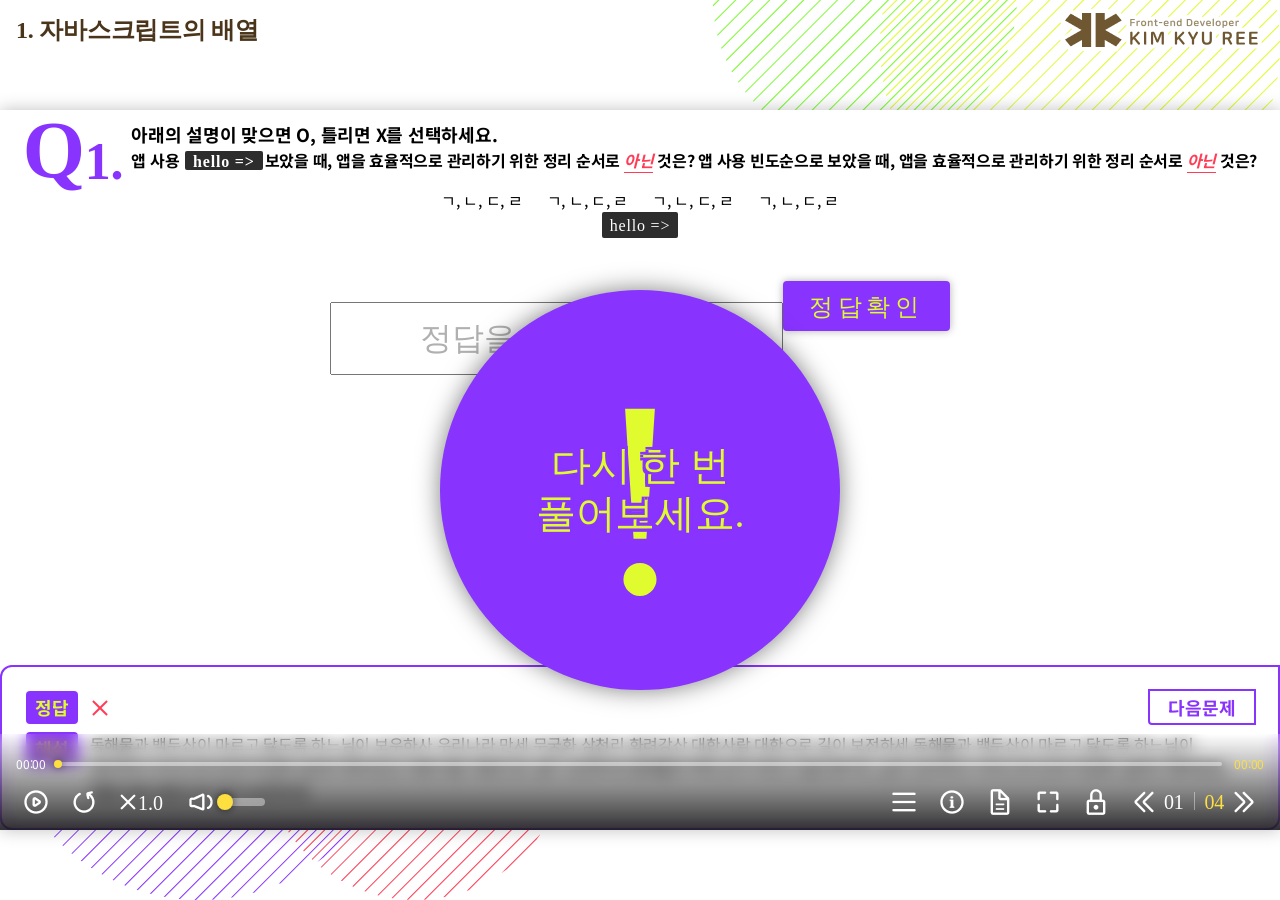
<file: index.html>
<!DOCTYPE html>
<html lang="ko">
<head>
  <meta charset="UTF-8">
  <meta http-equiv="X-UA-Compatible" content="IE=edge">
  <meta name="viewport" content="width=device-width, initial-scale=1.0">
  <title>Document</title>
</head>
<body>
  <script language="JavaScript">
    this.location.href = "01/index.html";
	</script>
</body>
</html>
</file>
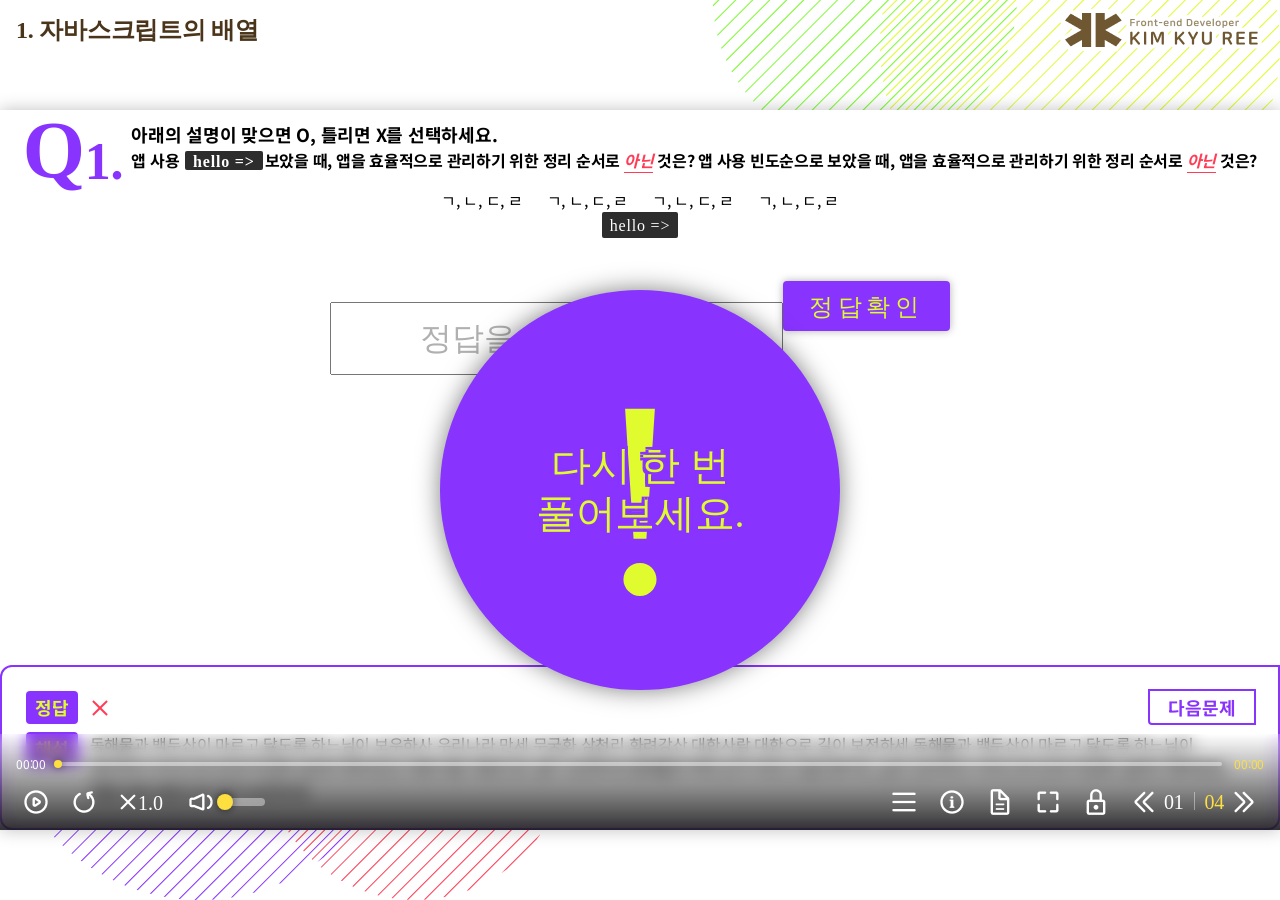
<file: 01/index.html>
<!DOCTYPE html>
<html lang="ko">
<head>
  <meta charset="UTF-8">
  <meta name="viewport" content="width=device-width, initial-scale=1.0">
  <link href="https://hangeul.pstatic.net/hangeul_static/css/nanum-square-round.css" rel="stylesheet">
  <link href="https://hangeul.pstatic.net/hangeul_static/css/nanum-gothic-coding.css" rel="stylesheet">
  <link rel="preconnect" href="https://fonts.googleapis.com">
  <link rel="preconnect" href="https://fonts.gstatic.com" crossorigin>
  <link href="https://fonts.googleapis.com/css2?family=Noto+Sans+KR:wght@100;300;400;500;700;900&display=swap" rel="stylesheet">
  <link rel="stylesheet" href="../common/css/var.css">
  <link rel="stylesheet" href="../common/css/reset.css">
  <link rel="stylesheet" href="../common/css/layout.css">
  <link rel="stylesheet" href="../common/css/style.css">
  <title>Document</title>
</head>
<body>
  <div class="wrap">
    <header class="header flex--between">
      <h1 class="header__logo">front-end Developer KIM KYU REE</h1>
      <h2 class="header__lesson">1. 자바스크립트의 배열</h2>
    </header>
    <main class="main__quizPage position--center">
<!--       
      <section class="quizPage__intro flex--center">
        <h4 class="intro__title">QUIZ</h4>
        <p class="intro__exp">지금까지 학습한 내용을 퀴즈를 통해 확인해 보겠습니다.<br>총 <em>2개</em>의 문제가 주어지며 기회는 <em>2번</em> 입니다.</p>
        <button type="button" class="intro__btnStart">START</button>
      </section>
    -->
      <section class="quizPage__quiz flex--start">
        <div class="quiz__question flex--start">
          <div class="question__number">1</div>
          <div class="question__titleWrap">
            <p class="question__oxExp">아래의 설명이 맞으면 O, 틀리면 X를 선택하세요.</p>
            <p class="question__text">앱 사용 <code> hello =></code>보았을 때, 앱을 효율적으로 관리하기 위한 정리 순서로 <em>아닌</em> 것은? 앱 사용 빈도순으로 보았을 때, 앱을 효율적으로 관리하기 위한 정리 순서로 <em>아닌</em> 것은?</p>
          </div>
        </div>
        <ul class="quiz__additional code flex--center">
          <li class="additional__item">ㄱ, ㄴ, ㄷ, ㄹ</li>
          <li class="additional__item">ㄱ, ㄴ, ㄷ, ㄹ</li>
          <li class="additional__item">ㄱ, ㄴ, ㄷ, ㄹ</li>
          <li class="additional__item">ㄱ, ㄴ, ㄷ, ㄹ</li>
        </ul>
        <code class="quiz__additional code flex--center">
          hello => 
        </code>
<!--         
        <ul class="quiz__select sa">
          <li class="select__item flex--start myAnswer"><button type="button" class="select__btnSelect flex--start" data-select="1">선택<code>hello =></code></button></li>
          <li class="select__item flex--start correctAnswer"><button type="button" class="select__btnSelect flex--start" data-select="2">선택</button></li>
          <li class="select__item flex--start"><button type="button" class="select__btnSelect flex--start" data-select="3">선택</button></li>
          <li class="select__item flex--start"><button type="button" class="select__btnSelect flex--start" data-select="4">선택</button></li>
        </ul> -->

        <!-- <ul class="quiz__select ox flex--center">
          <li class="select__item myAnswer"><button type="button" class="select__btnSelect O" data-select="O">맞다</button></li>
          <li class="select__item"><button type="button" class="select__btnSelect X" data-select="X">틀리다</button></li>
        </ul> -->
        <div class="quiz__select ju flex--center">
          <input type="text" class="select__input" placeholder="정답을 입력하세요.">
          <button type="button" class="select__btnAnswerCheck">정답확인</button>
        </div>
        <div class="quiz__answerSheet position--bottom">
          <div class="answerSheet__inner">
            <p class="answerSheet__correctAnswer X flex--start"><span></span></p>
            <p class="answerSheet__exp flex--start">동해물과 백두산이 마르고 닳도록 하느님이 보우하사 우리나라 만세 무궁화 삼천리 화려강산 대한사람 대한으로 길이 보전하세 동해물과 백두산이 마르고 닳도록 하느님이 보우하사 우리나라 만세 무궁화 삼천리 화려강산 대한사람 대한으로 길이 보전하세 동해물과 백두산이 마르고 닳도록 하느님이 보우하사 우리나라 만세 무궁화 삼천리 화려강산 대한사람 대한으로 길이 보전하세 </p>
          </div>
          <button type="button" class="answerSheet__btnNextStep">다음문제</button>
        </div>
        <div class="quiz__alert position--center flex--center">
          <p class="alert__textBox flex--center"><span>다시 한 번 풀어보세요.</span></p>
        </div>
      </section>
<!-- 
      <section class="quizPage__result flex--center">
        <h4 class="result__title">결과보기</h4>
        <ul class="result__list flex--center">
          <li class="result__item1 correct">맞혔습니다.</li>
          <li class="result__item2 wrong">틀렸습니다.</li>
          <li class="result__item3 correct">맞혔습니다.</li>
        </ul>
        <button type="button" class="result__btnRetry">다시풀기</button>
      </section>
       -->
      <section class="controller flex--between position--bottom">
        <h4 class="a11yHidden">컨트롤러</h4>
        <div class="controller__videoTime flex--center">
          <p class="videoTime__current">00:00</p>
          <div class="videoTime__progress small">
            <div class="progress__bar"></div>
          </div>
          <p class="videoTime__total">00:00</p>
        </div>
        <button type="button" class="controller__btnPlay">재생</button>
        <button type="button" class="controller__btnReplay">다시보기</button>
        <div class="controller__playRate">
          <button type="button" class="playRate__btnOpen">1.0</button>
          <ul class="playRate__list">
            <li class="playRate__item flex--center"><button type="button" class="playRate__btnChangeRate" data-targetrate="1.0">1.0</button></li>
            <li class="playRate__item flex--center"><button type="button" class="playRate__btnChangeRate" data-targetrate="1.2">1.2</button></li>
            <li class="playRate__item flex--center"><button type="button" class="playRate__btnChangeRate" data-targetrate="1.5">1.5</button></li>
            <li class="playRate__item flex--center"><button type="button" class="playRate__btnChangeRate" data-targetrate="1.7">1.7</button></li>
            <li class="playRate__item flex--center"><button type="button" class="playRate__btnChangeRate" data-targetrate="2.0">2.0</button></li>
          </ul>
        </div>
        <div class="controller__volume flex--center">
          <button type="button" class="controller__btnVolume">음소거</button>
          <div class="volume__progress large">
            <div class="progress__bar"></div>
          </div>
        </div>
        <button type="button" class="controller__btnIndex">INDEX</button>
        <button type="button" class="controller__btnInfo">학습도우미</button>
        <button type="button" class="controller__btnScript">스크립트</button>
        <button type="button" class="controller__btnFullscreen">전체 화면</button>
        <button type="button" class="controller__btnLock">컨트롤러 잠금</button>
        <div class="controller__pageNation flex--center">
          <button type="button" class="controller__btnPrevPage">이전 페이지 보기</button>
          <p class="pageNation__current">01</p>
          <p class="pageNation__total">04</p>
          <button type="button" class="controller__btnNextPage">다음 페이지 보기</button>
        </div>
      </section>
    </main>
    <nav class="nav position--right flex--center">
      <ul class="nav__list">
        <li class="nav__itemWrap active">
          <p class="nav__itemTitle">Front-end</p>
          <ul class="nav__subList">
            <li class="nav__subItem"><a href="" class="nav__subLink flex--start">주제 & 목표</a></li>
          </ul>
        </li>
        <li class="nav__itemWrap">
          <p class="nav__itemTitle">Developer</p>
          <ul class="nav__subList">
            <li class="nav__subItem"><a href="" class="nav__subLink flex--start">본 학습</a></li>
          </ul>
        </li>
        <li class="nav__itemWrap">
          <p class="nav__itemTitle">KIM KYU REE</p>
          <ul class="nav__subList">
            <li class="nav__subItem"><a href="" class="nav__subLink flex--start">평가</a></li>
            <li class="nav__subItem"><a href="" class="nav__subLink flex--start">학습 정리</a></li>
          </ul>
        </li>
      </ul>
      <button type="button" class="nav__btnClosed--40">닫기</button>
    </nav>
    <section class="script position--bottom">
      <h3 class="a11yHidden">스크립트</h3>
      <div class="script__wrapBox">
        <p class="script__paragraph">어떤 페이지로 이동하는 버튼인지 정확하게 알려주고 싶어요. 어떤 페이지로 이동하는 버튼인지 정확하게 알려주고 싶어요. 어떤 페이지로 이동하는 버튼인지 정확하게 알려주고 싶어요. 어떤 페이지로 이동하는 버튼인지 정확하게 알려주고 싶어요. </p>
        <p class="script__paragraph">어떤 페이지로 이동하는 버튼인지 정확하게 알려주고 싶어요. 어떤 페이지로 이동하는 버튼인지 정확하게 알려주고 싶어요. 어떤 페이지로 이동하는 버튼인지 정확하게 알려주고 싶어요. 어떤 페이지로 이동하는 버튼인지 정확하게 알려주고 싶어요. </p>
      </div>
      <button type="button" class="script__btnClosed--24">닫기</button>
    </section>
    <section class="help position--center">
      <h3 class="a11yHidden">학습도우미</h3>
      <nav class="help__helpNav">
        <ul class="helpNav__list flex--start">
          <li class="helpNav__item active"><button type="button" class="helpNav__btnMovePage">러닝맵</button></li>
          <li class="helpNav__item"><button type="button" class="helpNav__btnMovePage">화면 안내</button></li>
          <li class="helpNav__item"><button type="button" class="helpNav__btnMovePage">키보드 제어</button></li>
        </ul>
      </nav>
      <div class="help__contentsWrap pageview">
        <h4 class="a11yHidden">러닝맵</h4>
        <ol class="learningmap__list flex--between">
          <li class="learningmap__item current flex--start"><span class="learningmap__title">러닝맵 타이틀</span></li>
          <li class="learningmap__item flex--start"><span class="learningmap__title">러닝맵 타이틀</span></li>
          <li class="learningmap__item flex--start"><span class="learningmap__title">러닝맵 타이틀</span></li>
          <li class="learningmap__item flex--start"><span class="learningmap__title">러닝맵 타이틀</span></li>
          <li class="learningmap__item flex--start"><span class="learningmap__title">러닝맵 타이틀</span></li>
          <li class="learningmap__item flex--start"><span class="learningmap__title">러닝맵 타이틀</span></li>
          <li class="learningmap__item flex--start"><span class="learningmap__title">러닝맵 타이틀</span></li>
          <li class="learningmap__item flex--start"><span class="learningmap__title">러닝맵 타이틀</span></li>
          <li class="learningmap__item flex--start"><span class="learningmap__title">러닝맵 타이틀</span></li>
          <li class="learningmap__item flex--start"><span class="learningmap__title">러닝맵 타이틀</span></li>
          <li class="learningmap__item flex--start"><span class="learningmap__title">러닝맵 타이틀</span></li>
          <li class="learningmap__item flex--start"><span class="learningmap__title">러닝맵 타이틀</span></li>
          <li class="learningmap__item flex--start"><span class="learningmap__title">러닝맵 타이틀</span></li>
          <li class="learningmap__item flex--start"><span class="learningmap__title">러닝맵 타이틀</span></li>
          <li class="learningmap__item flex--start"><span class="learningmap__title">러닝맵 타이틀</span></li>
          <li class="learningmap__item flex--start"><span class="learningmap__title">러닝맵 타이틀</span></li>
          <li class="learningmap__item flex--start"><span class="learningmap__title">러닝맵 타이틀</span></li>
          <li class="learningmap__item flex--start"><span class="learningmap__title">러닝맵 타이틀</span></li>
          <li class="learningmap__item flex--start"><span class="learningmap__title">러닝맵 타이틀</span></li>
          <li class="learningmap__item flex--start"><span class="learningmap__title">러닝맵 타이틀</span></li>
          <li class="learningmap__item flex--start"><span class="learningmap__title">러닝맵 타이틀</span></li>
          <li class="learningmap__item flex--start"><span class="learningmap__title">러닝맵 타이틀</span></li>
          <li class="learningmap__item flex--start"><span class="learningmap__title">러닝맵 타이틀</span></li>
          <li class="learningmap__item flex--start"><span class="learningmap__title">러닝맵 타이틀</span></li>
          <li class="learningmap__item flex--start"><span class="learningmap__title">러닝맵 타이틀</span></li>
          <li class="learningmap__item flex--start"><span class="learningmap__title">러닝맵 타이틀</span></li>
          <li class="learningmap__item flex--start"><span class="learningmap__title">러닝맵 타이틀</span></li>
          <li class="learningmap__item flex--start"><span class="learningmap__title">러닝맵 타이틀</span></li>
          <li class="learningmap__item flex--start"><span class="learningmap__title">러닝맵 타이틀</span></li>
          <li class="learningmap__item flex--start"><span class="learningmap__title">러닝맵 타이틀</span></li>
        </ol> 
        <div class="pageview__imgWrap">
          <button type="button" class="pageview__btnTarget1">1</button>
          <span class="pageview__targetImg1 arrow--right"></span>
          <button type="button" class="pageview__btnTarget2">2</button>
          <span class="pageview__targetImg2 arrow--left"></span>
          <button type="button" class="pageview__btnTarget3">3</button>
          <span class="pageview__targetImg3 arrow--bottom"></span>
          <button type="button" class="pageview__btnTarget4">4</button>
          <span class="pageview__targetImg4 arrow--top"></span>
          <button type="button" class="pageview__btnTarget5">5</button>
          <span class="pageview__targetImg5 arrow--bottom"></span>
          <button type="button" class="pageview__btnTarget6">6</button>
          <span class="pageview__targetImg6 arrow--top"></span>
        </div>
        <div class="keyboard__imgWrap"></div>
      </div>
      <button type="button" class="help__btnClosed--40">닫기</button>
    </section>
  </div>
</body>
</html>
</file>
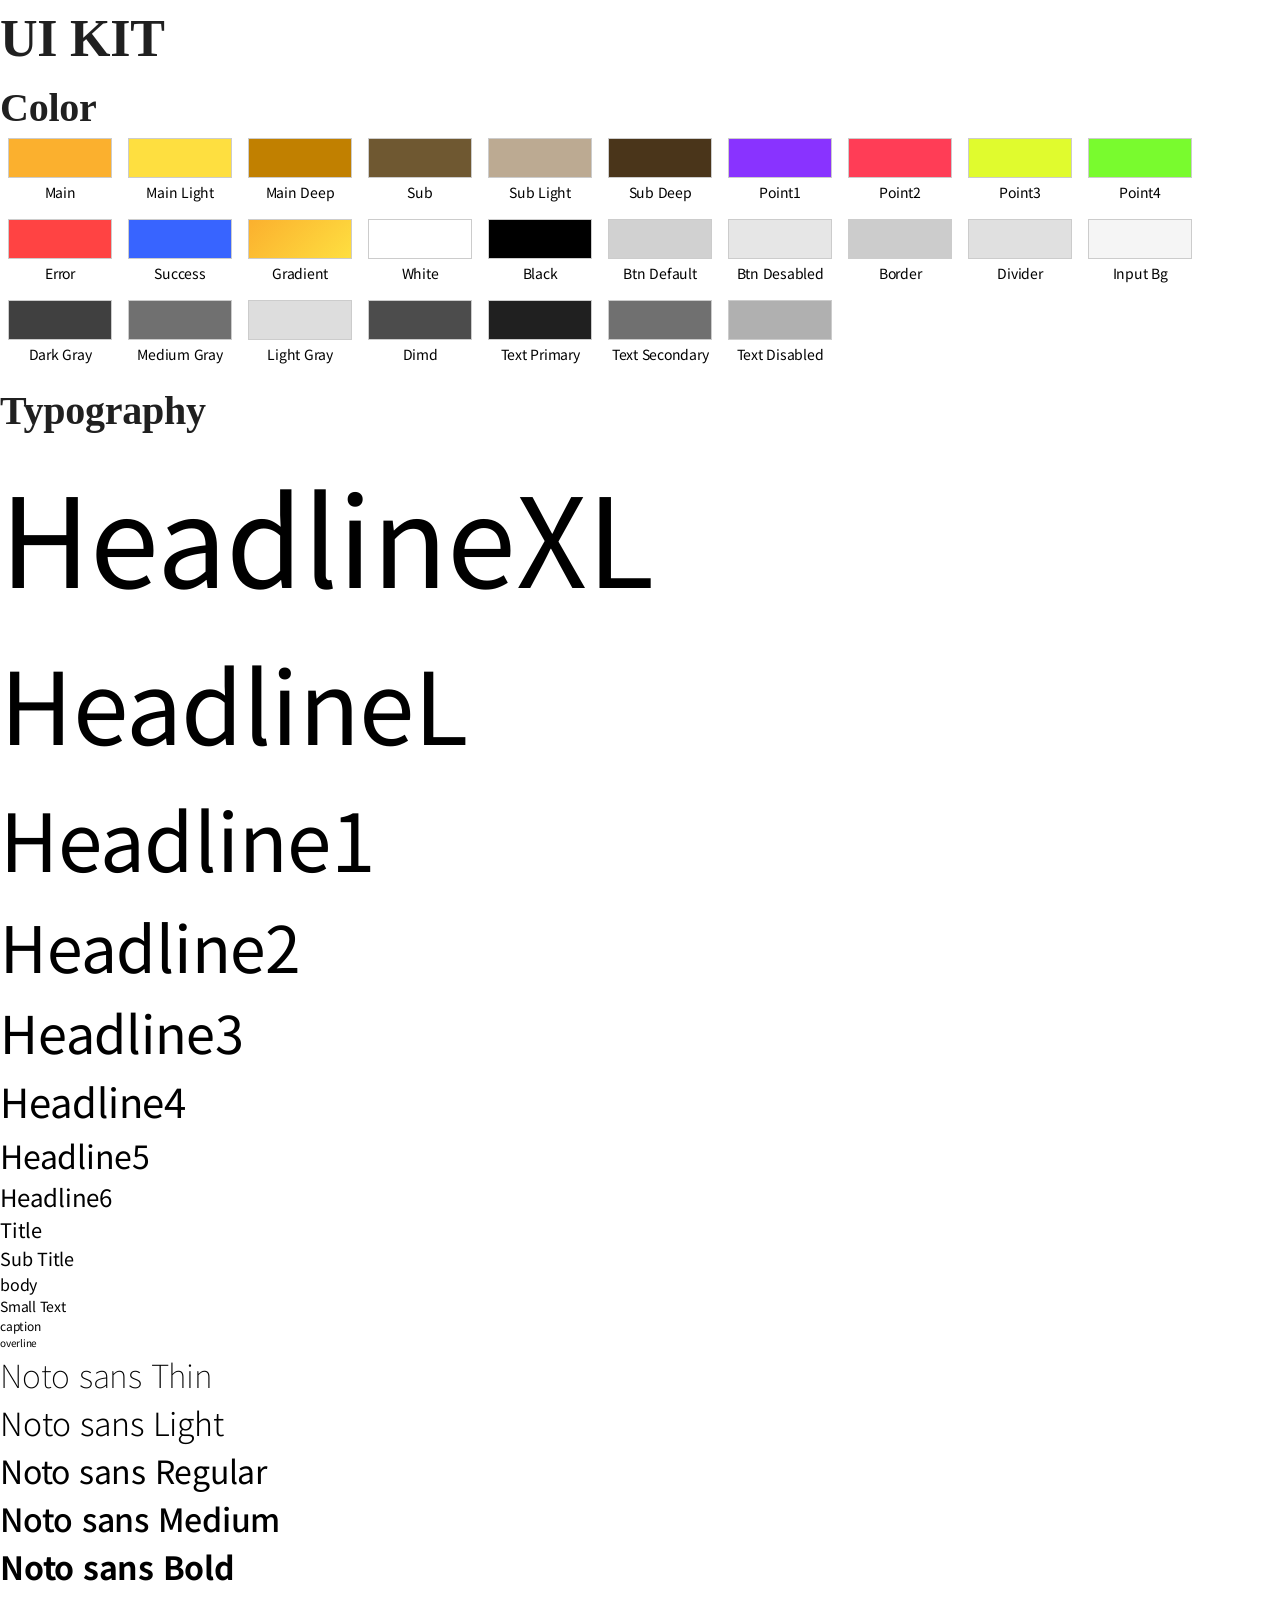
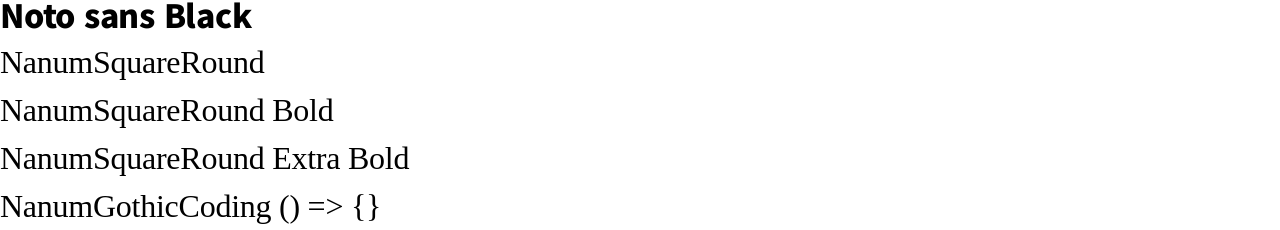
<file: 01/component.html>
<!DOCTYPE html>
<html lang="ko">
<head>
  <meta charset="UTF-8">
  <meta name="viewport" content="width=device-width, initial-scale=1.0">
  <link href="https://hangeul.pstatic.net/hangeul_static/css/nanum-square-round.css" rel="stylesheet">
  <link href="https://hangeul.pstatic.net/hangeul_static/css/nanum-gothic-coding.css" rel="stylesheet">
  <link rel="preconnect" href="https://fonts.googleapis.com">
  <link rel="preconnect" href="https://fonts.gstatic.com" crossorigin>
  <link href="https://fonts.googleapis.com/css2?family=Noto+Sans+KR:wght@100;300;400;500;700;900&display=swap" rel="stylesheet">
  <link rel="stylesheet" href="../common/css/var.css">
  <link rel="stylesheet" href="../common/css/reset.css">
  <link rel="stylesheet" href="../common/css/layout.css">
  <link rel="stylesheet" href="../common/css/style.css">
  <title>Document</title>
  <style>
    h1 {
      font-size: var(--headline3);
    }
    section h2 {
      width: 100%;
      font-size: var(--headline4);
    }
    .color {
      display: flex;
      flex-wrap: wrap;
      justify-content: flex-start;
    }
    .colorBox {
      margin: 0 0.8rem 1.6rem;
      text-align: center;
    }
    .colorBox div {
      width: 10.4rem;
      height: 4rem;
      margin-bottom: 0.4rem;
      border: 0.1rem solid var(--border);
    }
    .colorBox p {
      font-size: var(--smallText);
    }
  </style>
</head>
<body>
  <h1>UI KIT</h1>
  <section class="color">
    <h2>Color</h2>
    <div class="colorBox">
      <div style="background-color: var(--main);"></div>
      <p>Main</p>
    </div>
    <div class="colorBox">
      <div style="background-color: var(--mainLight);"></div>
      <p>Main Light</p>
    </div>
    <div class="colorBox">
      <div style="background-color: var(--mainDeep);"></div>
      <p>Main Deep</p>
    </div>
    <div class="colorBox">
      <div style="background-color: var(--sub);"></div>
      <p>Sub</p>
    </div>
    <div class="colorBox">
      <div style="background-color: var(--subLight);"></div>
      <p>Sub Light</p>
    </div>
    <div class="colorBox">
      <div style="background-color: var(--subDeep);"></div>
      <p>Sub Deep</p>
    </div>
    <div class="colorBox">
      <div style="background-color: var(--point1);"></div>
      <p>Point1</p>
    </div>
    <div class="colorBox">
      <div style="background-color: var(--point2);"></div>
      <p>Point2</p>
    </div>
    <div class="colorBox">
      <div style="background-color: var(--point3);"></div>
      <p>Point3</p>
    </div>
    <div class="colorBox">
      <div style="background-color: var(--point4);"></div>
      <p>Point4</p>
    </div>
    <div class="colorBox">
      <div style="background-color: var(--error);"></div>
      <p>Error</p>
    </div>
    <div class="colorBox">
      <div style="background-color: var(--success);"></div>
      <p>Success</p>
    </div>
    <div class="colorBox">
      <div style="background: var(--gradient);"></div>
      <p>Gradient</p>
    </div>
    <div class="colorBox">
      <div style="background-color: var(--white);"></div>
      <p>White</p>
    </div>
    <div class="colorBox">
      <div style="background-color: var(--black);"></div>
      <p>Black</p>
    </div>
    <div class="colorBox">
      <div style="background-color: var(--btnDefault);"></div>
      <p>Btn Default</p>
    </div>
    <div class="colorBox">
      <div style="background-color: var(--btnDesabled);"></div>
      <p>Btn Desabled</p>
    </div>
    <div class="colorBox">
      <div style="background-color: var(--border);"></div>
      <p>Border</p>
    </div>
    <div class="colorBox">
      <div style="background-color: var(--divider);"></div>
      <p>Divider</p>
    </div>
    <div class="colorBox">
      <div style="background-color: var(--inputBg);"></div>
      <p>Input Bg</p>
    </div>
    <div class="colorBox">
      <div style="background-color: var(--darkGray);"></div>
      <p>Dark Gray</p>
    </div>
    <div class="colorBox">
      <div style="background-color: var(--mediumGray);"></div>
      <p>Medium Gray</p>
    </div>
    <div class="colorBox">
      <div style="background-color: var(--lightGray);"></div>
      <p>Light Gray</p>
    </div>
    <div class="colorBox">
      <div style="background-color: var(--dimd);"></div>
      <p>Dimd</p>
    </div>
    <div class="colorBox">
      <div style="background-color: var(--textPrimary);"></div>
      <p>Text Primary</p>
    </div>
    <div class="colorBox">
      <div style="background-color: var(--textSecondary);"></div>
      <p>Text Secondary</p>
    </div>
    <div class="colorBox">
      <div style="background-color: var(--textDisabled);"></div>
      <p>Text Disabled</p>
    </div>
  </section>
  <section>
    <h2>Typography</h2>
    <p style="font-size: var(--headlineXL)">HeadlineXL</p>
    <p style="font-size: var(--headlineL)">HeadlineL</p>
    <p style="font-size: var(--headline1)">Headline1</p>
    <p style="font-size: var(--headline2)">Headline2</p>
    <p style="font-size: var(--headline3)">Headline3</p>
    <p style="font-size: var(--headline4)">Headline4</p>
    <p style="font-size: var(--headline5)">Headline5</p>
    <p style="font-size: var(--headline6)">Headline6</p>
    <p style="font-size: var(--title)">Title</p>
    <p style="font-size: var(--subTitle)">Sub Title</p>
    <p style="font-size: var(--body)">body</p>
    <p style="font-size: var(--smallText)">Small Text</p>
    <p style="font-size: var(--caption)">caption</p>
    <p style="font-size: var(--overline)">overline</p>

    <p style="font-size: var(--headline5); font-weight: var(--fontThin)">Noto sans Thin</p>
    <p style="font-size: var(--headline5); font-weight: var(--fontLight)">Noto sans Light</p>
    <p style="font-size: var(--headline5); font-weight: var(--fontRegular)">Noto sans Regular</p>
    <p style="font-size: var(--headline5); font-weight: var(--fontMedium)">Noto sans Medium</p>
    <p style="font-size: var(--headline5); font-weight: var(--fontBold)">Noto sans Bold</p>
    <p style="font-size: var(--headline5); font-weight: var(--fontBlack)">Noto sans Black</p>
    <p style="font-size: var(--headline5); font-family: var(--squareRound)">NanumSquareRound</p>
    <p style="font-size: var(--headline5); font-family: var(--squareRoundB)">NanumSquareRound Bold</p>
    <p style="font-size: var(--headline5); font-family: var(--squareRoundEB)">NanumSquareRound Extra Bold</p>
    <p style="font-size: var(--headline5); font-family: var(--coding)">NanumGothicCoding () => {} </p>
  </section>
  
</body>
</html>
</file>
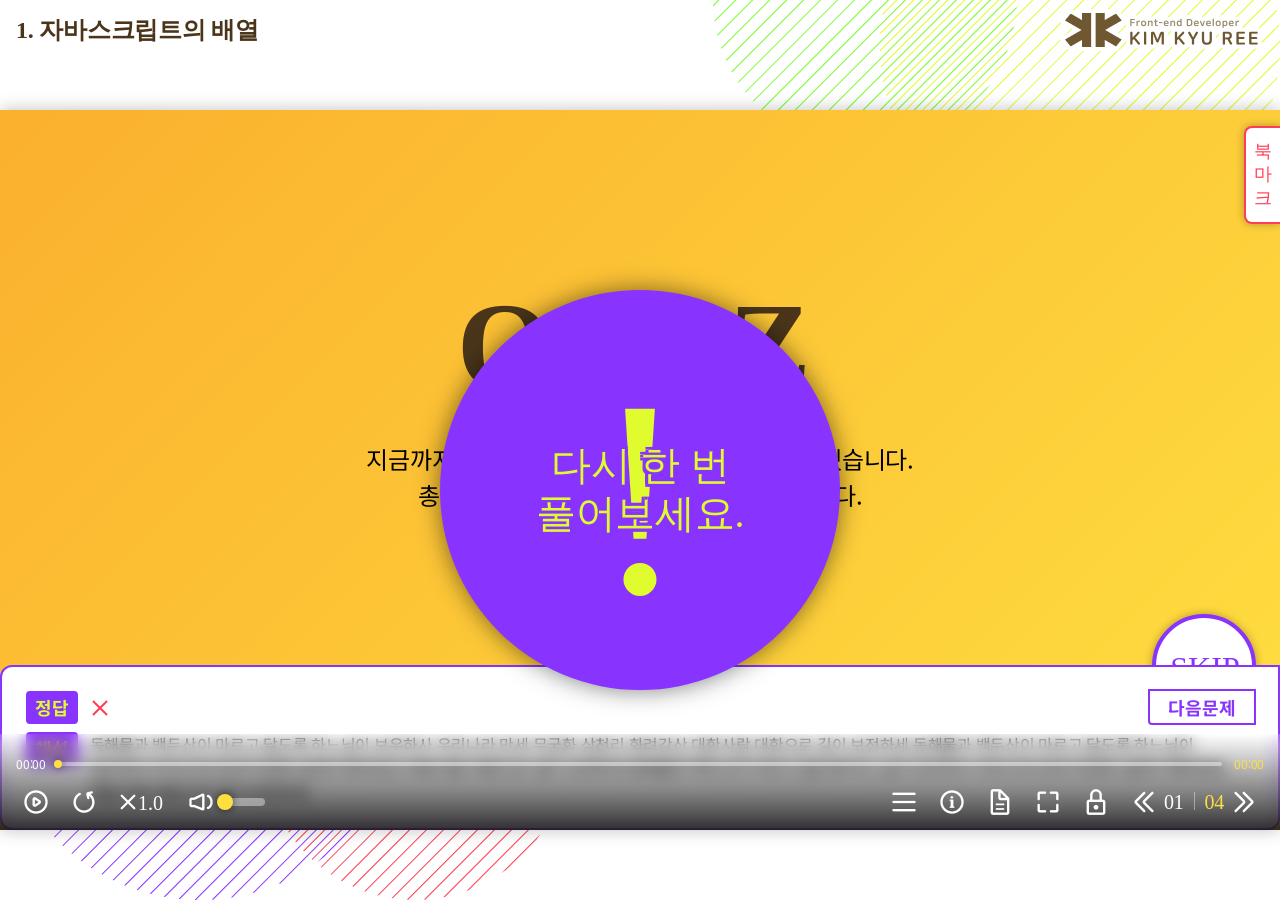
<file: 01/sample.html>
<!DOCTYPE html>
<html lang="ko">
<head>
  <meta charset="UTF-8">
  <meta name="viewport" content="width=device-width, initial-scale=1.0">
  <link href="https://hangeul.pstatic.net/hangeul_static/css/nanum-square-round.css" rel="stylesheet">
  <link href="https://hangeul.pstatic.net/hangeul_static/css/nanum-gothic-coding.css" rel="stylesheet">
  <link rel="preconnect" href="https://fonts.googleapis.com">
  <link rel="preconnect" href="https://fonts.gstatic.com" crossorigin>
  <link href="https://fonts.googleapis.com/css2?family=Noto+Sans+KR:wght@100;300;400;500;700;900&display=swap" rel="stylesheet">
  <link rel="stylesheet" href="../common/css/var.css">
  <link rel="stylesheet" href="../common/css/reset.css">
  <link rel="stylesheet" href="../common/css/layout.css">
  <link rel="stylesheet" href="../common/css/style.css">
  <title>Document</title>
</head>
<body>
  <div class="wrap">
    <header class="header flex--between">
      <h1 class="header__logo">front-end Developer KIM KYU REE</h1>
      <h2 class="header__lesson">1. 자바스크립트의 배열</h2>
    </header>
    <main class="main__quizPage position--center">
      

        <div class="video__bookMark">
        <h4 class="a11yHidden">영상 북마크 영역</h4>
        <button type="button" class="bookMark__btnOpen">북마크</button>
        <ol class="bookMark__list">
          <li class="bookMark__item"><button type="button" class="bookMark__btnMoveTime" data-timesynk="1">북마크 1</button></li>
          <li class="bookMark__item"><button type="button" class="bookMark__btnMoveTime" data-timesynk="2">북마크 2</button></li>
          <li class="bookMark__item"><button type="button" class="bookMark__btnMoveTime" data-timesynk="3">북마크 3</button></li>
          <li class="bookMark__item"><button type="button" class="bookMark__btnMoveTime" data-timesynk="4">북마크 4</button></li>
        </ol>
      </div>
      <button type="button" class="video__btnSkip">SKIP</button>
      <section class="quizPage__intro flex--center">
        <h4 class="intro__title">QUIZ</h4>
        <p class="intro__exp">지금까지 학습한 내용을 퀴즈를 통해 확인해 보겠습니다.<br>총 <em>2개</em>의 문제가 주어지며 기회는 <em>2번</em> 입니다.</p>
        <button type="button" class="intro__btnStart">START</button>
      </section>

      <section class="quizPage__quiz flex--start">
        <div class="quiz__question flex--start">
          <div class="question__number">1</div>
          <div class="question__titleWrap">
            <p class="question__oxExp">아래의 설명이 맞으면 O, 틀리면 X를 선택하세요.</p>
            <p class="question__text">앱 사용 <code> hello =></code>보았을 때, 앱을 효율적으로 관리하기 위한 정리 순서로 <em>아닌</em> 것은? 앱 사용 빈도순으로 보았을 때, 앱을 효율적으로 관리하기 위한 정리 순서로 <em>아닌</em> 것은?</p>
          </div>
        </div>
        <ul class="quiz__additional code flex--center">
          <li class="additional__item">ㄱ, ㄴ, ㄷ, ㄹ</li>
          <li class="additional__item">ㄱ, ㄴ, ㄷ, ㄹ</li>
          <li class="additional__item">ㄱ, ㄴ, ㄷ, ㄹ</li>
          <li class="additional__item">ㄱ, ㄴ, ㄷ, ㄹ</li>
        </ul>
        <code class="quiz__additional code flex--center">
          hello => 
        </code>
        
        <ul class="quiz__select sa">
          <li class="select__item flex--start myAnswer"><button type="button" class="select__btnSelect flex--start" data-select="1">선택<code>hello =></code></button></li>
          <li class="select__item flex--start correctAnswer"><button type="button" class="select__btnSelect flex--start" data-select="2">선택</button></li>
          <li class="select__item flex--start"><button type="button" class="select__btnSelect flex--start" data-select="3">선택</button></li>
          <li class="select__item flex--start"><button type="button" class="select__btnSelect flex--start" data-select="4">선택</button></li>
        </ul>

        <ul class="quiz__select ox flex--center">
          <li class="select__item myAnswer"><button type="button" class="select__btnSelect O" data-select="O">맞다</button></li>
          <li class="select__item"><button type="button" class="select__btnSelect X" data-select="X">틀리다</button></li>
        </ul>
        <div class="quiz__select ju flex--center">
          <input type="text" class="select__input" placeholder="정답을 입력하세요.">
          <button type="button" class="select__btnAnswerCheck">정답확인</button>
        </div>
        <div class="quiz__answerSheet position--bottom">
          <div class="answerSheet__inner">
            <p class="answerSheet__correctAnswer X flex--start"><span></span></p>
            <p class="answerSheet__exp flex--start">동해물과 백두산이 마르고 닳도록 하느님이 보우하사 우리나라 만세 무궁화 삼천리 화려강산 대한사람 대한으로 길이 보전하세 동해물과 백두산이 마르고 닳도록 하느님이 보우하사 우리나라 만세 무궁화 삼천리 화려강산 대한사람 대한으로 길이 보전하세 동해물과 백두산이 마르고 닳도록 하느님이 보우하사 우리나라 만세 무궁화 삼천리 화려강산 대한사람 대한으로 길이 보전하세 </p>
          </div>
          <button type="button" class="answerSheet__btnNextStep">다음문제</button>
        </div>
        <div class="quiz__alert position--center flex--center">
          <p class="alert__textBox flex--center"><span>다시 한 번 풀어보세요.</span></p>
        </div>
      </section>
      <section class="quizPage__result flex--center">
        <h4 class="result__title">결과보기</h4>
        <ul class="result__list flex--center">
          <li class="result__item1 correct">맞혔습니다.</li>
          <li class="result__item2 wrong">틀렸습니다.</li>
          <li class="result__item3 correct">맞혔습니다.</li>
        </ul>
        <button type="button" class="result__btnRetry">다시풀기</button>
      </section>
    
      <section class="controller flex--between position--bottom">
        <h4 class="a11yHidden">컨트롤러</h4>
        <div class="controller__videoTime flex--center">
          <p class="videoTime__current">00:00</p>
          <div class="videoTime__progress small">
            <div class="progress__bar"></div>
          </div>
          <p class="videoTime__total">00:00</p>
        </div>
        <button type="button" class="controller__btnPlay"></button>
        <button type="button" class="controller__btnReplay"></button>
        <div class="controller__playRate">
          <button type="button" class="playRate__btnOpen">1.0</button>
          <ul class="playRate__list">
            <li class="playRate__item flex--center"><button type="button" class="playRate__btnChangeRate" data-targetrate="1.0">1.0</button></li>
            <li class="playRate__item flex--center"><button type="button" class="playRate__btnChangeRate" data-targetrate="1.2">1.2</button></li>
            <li class="playRate__item flex--center"><button type="button" class="playRate__btnChangeRate" data-targetrate="1.5">1.5</button></li>
            <li class="playRate__item flex--center"><button type="button" class="playRate__btnChangeRate" data-targetrate="1.7">1.7</button></li>
            <li class="playRate__item flex--center"><button type="button" class="playRate__btnChangeRate" data-targetrate="2.0">2.0</button></li>
          </ul>
        </div>
        <div class="controller__volume flex--center">
          <button type="button" class="controller__btnVolume"></button>
          <div class="volume__progress large">
            <div class="progress__bar"></div>
          </div>
        </div>
        <button type="button" class="controller__btnIndex"></button>
        <button type="button" class="controller__btnInfo"></button>
        <button type="button" class="controller__btnScript"></button>
        <button type="button" class="controller__btnFullscreen"></button>
        <button type="button" class="controller__btnLock"></button>
        <div class="controller__pageNation flex--center">
          <button type="button" class="controller__btnPrevPage"></button>
          <p class="pageNation__current">01</p>
          <p class="pageNation__total">04</p>
          <button type="button" class="controller__btnNextPage"></button>
        </div>
      </section>
    </main>
    <nav class="nav position--right flex--center">
      <ul class="nav__list">
        <li class="nav__itemWrap active">
          <p class="nav__itemTitle">Front-end</p>
          <ul class="nav__subList">
            <li class="nav__subItem"><a href="" class="nav__subLink flex--start">주제 & 목표</a></li>
          </ul>
        </li>
        <li class="nav__itemWrap">
          <p class="nav__itemTitle">Developer</p>
          <ul class="nav__subList">
            <li class="nav__subItem"><a href="" class="nav__subLink flex--start">본 학습</a></li>
          </ul>
        </li>
        <li class="nav__itemWrap">
          <p class="nav__itemTitle">KIM KYU REE</p>
          <ul class="nav__subList">
            <li class="nav__subItem"><a href="" class="nav__subLink flex--start">평가</a></li>
            <li class="nav__subItem"><a href="" class="nav__subLink flex--start">학습 정리</a></li>
          </ul>
        </li>
      </ul>
      <button type="button" class="nav__btnClosed--40">닫기</button>
    </nav>
    <section class="script position--bottom">
      <h3 class="a11yHidden">스크립트</h3>
      <div class="script__wrapBox">
        <p class="script__paragraph">어떤 페이지로 이동하는 버튼인지 정확하게 알려주고 싶어요. 어떤 페이지로 이동하는 버튼인지 정확하게 알려주고 싶어요. 어떤 페이지로 이동하는 버튼인지 정확하게 알려주고 싶어요. 어떤 페이지로 이동하는 버튼인지 정확하게 알려주고 싶어요. </p>
        <p class="script__paragraph">어떤 페이지로 이동하는 버튼인지 정확하게 알려주고 싶어요. 어떤 페이지로 이동하는 버튼인지 정확하게 알려주고 싶어요. 어떤 페이지로 이동하는 버튼인지 정확하게 알려주고 싶어요. 어떤 페이지로 이동하는 버튼인지 정확하게 알려주고 싶어요. </p>
      </div>
      <button type="button" class="script__btnClosed--24">닫기</button>
    </section>
    <section class="help position--center">
      <h3 class="a11yHidden">학습도우미</h3>
      <nav class="help__helpNav">
        <ul class="helpNav__list flex--start">
          <li class="helpNav__item active"><button type="button" class="helpNav__btnMovePage">러닝맵</button></li>
          <li class="helpNav__item"><button type="button" class="helpNav__btnMovePage">화면 안내</button></li>
          <li class="helpNav__item"><button type="button" class="helpNav__btnMovePage">키보드 제어</button></li>
        </ul>
      </nav>
      <div class="help__contentsWrap pageview">
        <h4 class="a11yHidden">러닝맵</h4>
        <ol class="learningmap__list flex--between">
          <li class="learningmap__item current flex--start"><span class="learningmap__title">러닝맵 타이틀</span></li>
          <li class="learningmap__item flex--start"><span class="learningmap__title">러닝맵 타이틀</span></li>
          <li class="learningmap__item flex--start"><span class="learningmap__title">러닝맵 타이틀</span></li>
          <li class="learningmap__item flex--start"><span class="learningmap__title">러닝맵 타이틀</span></li>
          <li class="learningmap__item flex--start"><span class="learningmap__title">러닝맵 타이틀</span></li>
          <li class="learningmap__item flex--start"><span class="learningmap__title">러닝맵 타이틀</span></li>
          <li class="learningmap__item flex--start"><span class="learningmap__title">러닝맵 타이틀</span></li>
          <li class="learningmap__item flex--start"><span class="learningmap__title">러닝맵 타이틀</span></li>
          <li class="learningmap__item flex--start"><span class="learningmap__title">러닝맵 타이틀</span></li>
          <li class="learningmap__item flex--start"><span class="learningmap__title">러닝맵 타이틀</span></li>
          <li class="learningmap__item flex--start"><span class="learningmap__title">러닝맵 타이틀</span></li>
          <li class="learningmap__item flex--start"><span class="learningmap__title">러닝맵 타이틀</span></li>
          <li class="learningmap__item flex--start"><span class="learningmap__title">러닝맵 타이틀</span></li>
          <li class="learningmap__item flex--start"><span class="learningmap__title">러닝맵 타이틀</span></li>
          <li class="learningmap__item flex--start"><span class="learningmap__title">러닝맵 타이틀</span></li>
          <li class="learningmap__item flex--start"><span class="learningmap__title">러닝맵 타이틀</span></li>
          <li class="learningmap__item flex--start"><span class="learningmap__title">러닝맵 타이틀</span></li>
          <li class="learningmap__item flex--start"><span class="learningmap__title">러닝맵 타이틀</span></li>
          <li class="learningmap__item flex--start"><span class="learningmap__title">러닝맵 타이틀</span></li>
          <li class="learningmap__item flex--start"><span class="learningmap__title">러닝맵 타이틀</span></li>
          <li class="learningmap__item flex--start"><span class="learningmap__title">러닝맵 타이틀</span></li>
          <li class="learningmap__item flex--start"><span class="learningmap__title">러닝맵 타이틀</span></li>
          <li class="learningmap__item flex--start"><span class="learningmap__title">러닝맵 타이틀</span></li>
          <li class="learningmap__item flex--start"><span class="learningmap__title">러닝맵 타이틀</span></li>
          <li class="learningmap__item flex--start"><span class="learningmap__title">러닝맵 타이틀</span></li>
          <li class="learningmap__item flex--start"><span class="learningmap__title">러닝맵 타이틀</span></li>
          <li class="learningmap__item flex--start"><span class="learningmap__title">러닝맵 타이틀</span></li>
          <li class="learningmap__item flex--start"><span class="learningmap__title">러닝맵 타이틀</span></li>
          <li class="learningmap__item flex--start"><span class="learningmap__title">러닝맵 타이틀</span></li>
          <li class="learningmap__item flex--start"><span class="learningmap__title">러닝맵 타이틀</span></li>
        </ol> 
        <div class="pageview__imgWrap">
          <button type="button" class="pageview__btnTarget1">1</button>
          <span class="pageview__targetImg1 arrow--right"></span>
          <button type="button" class="pageview__btnTarget2">2</button>
          <span class="pageview__targetImg2 arrow--left"></span>
          <button type="button" class="pageview__btnTarget3">3</button>
          <span class="pageview__targetImg3 arrow--bottom"></span>
          <button type="button" class="pageview__btnTarget4">4</button>
          <span class="pageview__targetImg4 arrow--top"></span>
          <button type="button" class="pageview__btnTarget5">5</button>
          <span class="pageview__targetImg5 arrow--bottom"></span>
          <button type="button" class="pageview__btnTarget6">6</button>
          <span class="pageview__targetImg6 arrow--top"></span>
        </div>
        <div class="keyboard__imgWrap"></div>
      </div>
      <button type="button" class="help__btnClosed--40">닫기</button>
    </section>
  </div>
</body>
</html>
</file>
<file: common/css/var.css>
/* 컬러 및 영상 사이즈 설정 */
:root {
  --main: #FBB02E;
  --mainLight: #FEDF40;
  --mainDeep: #C18000;
  --sub: #6F5831;
  --subLight: #BCAA92;
  --subDeep: #4A351A;
  --point1: #8933FF;
  --point2: #FF3D56;
  --point3: #E0FB2E;
  --point4: #79FB2E;
  --error: #FF4343;
  --success: #3864FF;
  --gradient: var(--main) linear-gradient(135deg, var(--main) 0%, var(--mainLight) 100%);
  
  --white: #fff;
  --black: #000;
  --btnDefault: #d1d1d1;
  --btnDesabled: #e6e6e6;
  --border: #ccc;
  --divider: #e0e0e0;
  --inputBg: #f5f5f5;
  --darkGray: #404040;
  --mediumGray: #707070;
  --lightGray: #ddd;
  --dimd: rgba(0,0,0,0.7);

  --textPrimary: #202020;
  --textSecondary: #707070;
  --textDisabled: #b0b0b0;
  --headlineXL: 12.4rem;
  --headlineL: 10rem;
  --headline1: 8rem;
  --headline2: 6.4rem;
  --headline3: 5.2rem;
  --headline4: 4rem;
  --headline5: 3.2rem;
  --headline6: 2.4rem;
  --title: 2rem;
  --subTitle: 1.8rem;
  --body: 1.6rem;
  --smallText: 1.4rem;
  --caption: 1.2rem;
  --overline: 1rem;

  --regularFont: 'Noto Sans KR', sans-serif;
  --fontThin: 100;
  --fontLight: 300;
  --fontRegular: 400;
  --fontMedium: 500;
  --fontBold: 700;
  --fontBlack: 900;
  --squareRound: 'NanumSquareRound';
  --squareRoundB: 'NanumSquareRoundB';
  --squareRoundEB: 'NanumSquareRoundEB';
  --coding: 'NanumGothicCodingLigature';

  --width: 128rem;
  --height: 72rem;

  --blur: blur(0.8rem);
  --shadowBox: 0 0 1.6rem 0 rgba(0, 0, 0, 0.25);
  --shadowFloat: 0 0 0.8rem 0 rgba(0, 0, 0, 0.3);
  --shadowPress: 0 0 0.4rem 0 rgba(0, 0, 0, 1);
}
</file>
<file: common/css/layout.css>
/* 전체 공통 사용 */
/* flex */
[class*="flex--"] {
  display: flex;
  align-items: center;
}
.flex--start {
  justify-content: flex-start;
}
.flex--center {
  justify-content: center;
}
.flex--between {
  justify-content: space-between;
}

/* position */
[class*="position--"] {
  position: absolute;
  right: 0;
  bottom: 0;
  margin: auto;
  overflow: hidden;
}
.position--center {
  top: 4rem;
  left: 0;
  width: var(--width);
  height: var(--height);
}
.position--right {
  top: 0;
}
.position--bottom {
  left: 0;
}

.open {
  z-index: 9999;
}

/* circle mark, cross mark, closed */
[class*="__btnClosed"]::before, [class*="__btnClosed"]::after,
[class^="result__item"]::before, [class^="result__item"]::after,
.ox .select__btnSelect::before, .ox .select__btnSelect::after,
.answerSheet__correctAnswer.O span::before,
.answerSheet__correctAnswer.X span::before, .answerSheet__correctAnswer.X span::after {
  position: absolute;
  top: 0;
  right: 0;
  bottom: 0;
  left: 0;
  margin: auto;
}

/* closed Btn */
[class*="__btnClosed"] {
  position: absolute;
  overflow: hidden;
}
[class*="__btnClosed"]::before, [class*="__btnClosed"]::after {
  width: 100%;
  height: 0.2rem;
}
[class*="__btnClosed--40"] {
  width: 4rem;
  height: 4rem;
  padding-top: 4rem;
}
[class*="__btnClosed--32"] {
  width: 3.2rem;
  height: 3.2rem;
  padding-top: 3.2rem;
}
[class*="__btnClosed--24"] {
  width: 2.4rem;
  height: 2.4rem;
  padding-top: 2.4rem;
}

/* box arrow pointer */
[class*="arrow--"]::before, [class*="controller__btn"]:hover::before, .playRate__btnOpen:hover::before {
  position: absolute;
  width: 0;
  height: 0;
}


/* layout */
.wrap {
  position: relative;
  width: 100vw;
  height: 100vh;
}

/* header */
.header {
  padding-top: 0.8rem;
  padding-right: 1.6rem;
  padding-left: 1.6rem;
}
.header__logo {
  order: 1;
  width: 20.6rem;
  height: 4.4rem;
  padding-top: 4.4rem;
  overflow: hidden;
}

/* video page */
.video {
  width: 100%;
  height: 100%;
}
/* bookmark */
.video__bookMark, .bookMark__btnOpen  {
  position: absolute;
  right: 0;
}
.video__bookMark {
  top: 1.6rem;
  min-width: 3.6rem;
  min-height: 10rem;
}
.video__bookMark.open {
  overflow: hidden;
}
.bookMark__btnOpen {
  width: 3.6rem;
  padding: 1.2rem 0.2rem;
  z-index: 10;
}
.bookMark__list {
  display: none;
}
.open .bookMark__list {
  display: block;
  padding: 1.6rem 5.6rem 0.8rem 1.6rem;
}
.bookMark__item {
  margin-bottom: 0.8rem;
}
.bookMark__btnMoveTime::before {
  margin-right: 0.8rem;
}
/* skip */
.video__btnSkip {
  position: absolute;
  right: 2.4rem;
  width: 10.4rem;
  height: 10.4rem;
  padding-top: 0.4rem;
  padding-left: 0.2rem;
}
.unLock main:hover .video__btnSkip, .video__btnSkip {
  bottom: 11.2rem;
}
.unLock .video__btnSkip {
  bottom: 2.4rem;
}

/* controller */
[class*="controller__"] {
  margin-right: 0.8rem;
}
[class*="controller__btn"] {
  position: relative;
  width: 4rem;
  height: 4rem;
  padding-top: 4rem;
  overflow: hidden;
}
[class*="controller__btn"]:hover, .playRate__btnOpen:hover {
  overflow: visible;
}
[class*="controller__btn"]::after, .playRate__btnOpen::after {
  position: absolute;
  bottom: 4.2rem;
  width: auto;
  margin: auto;
}
[class*="controller__btn"]:hover::before, .playRate__btnOpen:hover::before {
  right: 0;
  bottom: 3.2rem;
  left: 0;
  margin: auto;
}
/* progress */
[class*="__progress"].large {
  height: 0.8rem;
}
[class*="__progress"].small {
  height: 0.4rem;
}
.progress__bar {
  position: relative;
  width: 0;
  height: 100%;
}
.progress__bar::after {
  position: absolute;
}
.large .progress__bar::after {
  top: -0.4rem;
  right: -0.8rem;
  width: 1.6rem;
  height: 1.6rem;
}
.small .progress__bar::after {
  top: -0.2rem;
  right: -0.4rem;
  width: 0.8rem;
  height: 0.8rem;
}
/* controller layout */
.controller {
  flex-wrap: wrap;
  padding: 2.4rem 1.6rem 0.8rem;
  overflow: visible;
}
.unLock .controller {
  bottom: -10rem;
}
.unLock main:hover .controller {
  bottom: 0;
}
.controller__videoTime {
  width: 100%;
  margin: 0 0 1.2rem;
}
.videoTime__progress {
  flex-grow: 1;
  margin-right: 1.2rem;
  margin-left: 1.2rem;
}
.controller__btnPlay {
  margin-left: 0;
}
.controller__btnPlay::after {
  left: 0;
}
.controller__btnReplay::after {
  left: -1.6rem;
}
.controller__playRate {
  position: relative;
}
.controller__playRate.open .playRate__btnOpen::before, .controller__playRate.open .playRate__btnOpen::after {
  display: none;
}
.playRate__btnOpen {
  position: relative;
  height: 4rem;
  padding: 0.2rem 1rem 0 2.6rem;
}
.playRate__btnOpen::after {
  left: -2rem;
  width: 10.5rem;
}
.playRate__list {
  display: none;
}
.open .playRate__list {
  position: absolute;
  right: 0;
  bottom: 4.2rem;
  left: 0;
  display: block;
  margin: auto;
  padding: 0.8rem 0.4rem 0.4rem 0.2rem;
  z-index: 10;
}
.playRate__list::before {
  bottom: -1rem;
  left: 0;
  right: 0;
  margin: auto;
}
.playRate__btnChangeRate {
  height: 2.4rem;
  margin-bottom: 0.4rem;
  padding: 0 0.4rem 0.1rem 2.2rem;
}
.controller__btnVolume {
  margin-right: 0.4rem;
}
.controller__btnVolume::after {
  left: -1rem;
}
.controller__btnVolume.mute::after {
  left: -2.5rem;
  width: 9rem;
}
.volume__progress {
  width: 4rem;
}
.controller__btnIndex {
  margin-left: auto;
}
.controller__btnIndex::after {
  left: -2.3rem;
  width: 8.6rem;
}
.controller__btnInfo::after {
  left: -3.7rem;
  width: 11.4rem;
}
.controller__btnScript::after {
  left: -3rem;
  width: 10.1rem;
}
.controller__btnFullscreen::after {
  left: -1.6rem;
}
.controller__btnLock::after {
  left: -4.3rem;
  width: 12.7rem;
}
.controller__btnPrevPage, .controller__btnNextPage, .controller__pageNation {
  margin-right: 0;
}
.controller__pageNation::after {
  position: relative;
  top: -0.1rem;
  width: 0.1rem;
  height: 0.9em;
  margin: 0 0.5em;
}
.pageNation__total, .controller__btnNextPage {
  order: 1;
}
.controller__btnPrevPage::after, .controller__btnNextPage::after {
  width: 11.8rem;
}
.controller__btnPrevPage::after {
  left: -3.9rem;
}
.controller__btnNextPage::after {
  right: 0;
}
/* nav */
.nav {
  display: none;
  height: 100vh;
  padding: 1.6rem;
}
.nav.open {
  display: flex;
}
.nav__list {
  width: 24rem;
  height: var(--height);
  margin-top: 4rem;
  overflow: hidden;
}
.nav__itemTitle {
  width: 100%;
  padding: 1.2rem 1.6rem 1rem;
}
.nav__subList {
  margin: 1.6rem 0;
}
.nav__subItem {
  margin-bottom: 0.4rem;
  padding: 0.2rem 0 0.2rem 1.6rem;
}
.nav__subLink::before {
  width: 0.4rem;
  height: 0.4rem;
  margin-right: 0.8rem;
}
.nav__btnClosed--40 {
  top: 1.6rem;
  right: 1.6rem;
}

/* script */
.script {
  display: none;
  width: var(--width);
  height: 12.8rem;
  padding: 1.6rem 3.2rem 0.4rem 1.6rem;
}
.script.open {
  display: block;
}
.script__paragraph {
  margin-bottom: 1.6rem;
}
.script__wrapBox {
  height: 100%;
  padding-right: 0.8rem;
  overflow-y: scroll;
}
.script__btnClosed--24 {
  top: 0.4rem;
  right: 0.4rem;
  width: 2.4rem;
  height: 2.4rem;
  padding-top: 2.4rem;
}

/* help */
.help {
  display: none;
}
.help.open {
  display: block;
}
.help__helpNav {
  padding: 2.4rem 1.6rem 0;
}
.helpNav__item {
  margin-right: 0.4rem;
}
.helpNav__btnMovePage {
  width: 16rem;
  padding: 1.6rem 1.6rem 1.2rem;
}
/* help contents */
.help__contentsWrap {
  width: 100%;
  height: calc(100% - 7.5rem);
  padding: 4rem 10.4rem;
}
/* learningmap */
.learningmap__list {
  flex-wrap: wrap;
  flex-direction: column;
  align-content: flex-start;
  width: 100%;
  height: 100%;
  overflow: hidden;
}
.learningmap__item {
  width: 50%;
  margin-bottom: 0.8rem;
}
.learningmap__item::before {
  display: flex;
  align-items: center;
  justify-content: center;
  width: 2.8rem;
  height: 2.8rem;
  margin-right: 0.8rem;
  padding-top: 0.4rem;
  padding-right: 0.1rem;
}
/* pageview */
.pageview {
  display: flex;
  justify-content: center;
  align-items: center;
}
.pageview__imgWrap {
  position: relative;
  width: 67.5rem;
  height: 48rem;
}
[class*="pageview__btnTarget"] {
  position: absolute;
  width: 2.4rem;
  height: 2.4rem;
  padding-top: 0.1rem;
}
.pageview__btnTarget1 {
  top: 0.6rem;
  left: -3.2rem;
}
.pageview__btnTarget2 {
  top: 0.6rem;
  right: -3.2rem;
}
.pageview__btnTarget3 {
  top: 10rem;
  right: -3.2rem;
}
.pageview__btnTarget4 {
  right: 10.4rem;
  bottom: -3.2rem;
}
.pageview__btnTarget5 {
  right: 20.8rem;
  bottom: -3.2rem;
}
.pageview__btnTarget6 {
  bottom: 6.4rem;
  left: -3.2rem;
}
[class*="pageview__targetImg"] {
  display: none;
}
[class*="pageview__btnTarget"]:hover + [class*="pageview__targetImg"] {
  position: absolute;
  display: block;
}
[class*="pageview__targetImg"]::after {
  position: absolute;
  display: inline-block;
  width: auto;
  padding: 0.3em 0.7em 0.3em;
}
.pageview__targetImg1 {
  top: 0.7rem;
  left: 0.8rem;
  width: 10rem;
  height: 2rem;
}
.pageview__targetImg1::before {
  top: 0;
  right: -1.3rem;
  bottom: 0;
  margin: auto 0;
}
.pageview__targetImg1::after {
  top: -0.1rem;
  right: -9.8rem;
}
.pageview__targetImg2 {
  top: 0.6rem;
  right: 0.3rem;
  width: 10rem;
  height: 2.4rem;
}
.pageview__targetImg2::before {
  top: 0;
  left: -1.3rem;
  bottom: 0;
  margin: auto 0;
}
.pageview__targetImg2::after {
  top: 0.1rem;
  left: -9.7rem;
}
.pageview__targetImg3 {
  top: 9rem;
  right: 3.8rem;
  width: 13rem;
  height: 6rem;
}
.pageview__targetImg3::before {
  top: 6.4rem;
  left: 0.8rem;
}
.pageview__targetImg3::after {
  top: 7.2rem;
}
.pageview__targetImg4 {
  bottom: 6.4rem;
  right: 4.4rem;
  width: 16.5rem;
  height: 2rem;
}
.pageview__targetImg4::before {
  bottom: 2rem;
  left: 0.8rem;
}
.pageview__targetImg4::after {
  bottom: 3.2rem;
}
.pageview__targetImg5 {
  right: 0;
  width: 23rem;
  height: 48rem;
}
.pageview__targetImg5::before {
  bottom: 5.1rem;
  left: 0.6rem;
}
.pageview__targetImg5::after {
  right: 2rem;
  bottom: 1.5rem;
  left: -0.8rem;
}
.pageview__targetImg6 {
  bottom: 6.4rem;
  left: 4.3rem;
  width: 16.5rem;
  height: 2rem;
}
.pageview__targetImg6::before {
  bottom: 2rem;
  left: 0.6rem;
}
.pageview__targetImg6::after {
  bottom: 3.2rem;
}
/* keyControl */
.keyControl {
  display: flex;
  justify-content: center;
  align-items: center;
}
.keyControl__imgWrap {
  width: 100%;
  height: 38.5rem;
  padding-top: 38.5rem;
  overflow: hidden;
}
.help__btnClosed--40 {
  top: 2rem;
  right: 2rem;
}
/* quiz */
/* quiz 공통 사용 */
code {
  margin: 0 0.2rem;
  padding: 0.1em 0.5em 0;
}
[class*="quizPage__"] {
  flex-wrap: wrap;
  width: 100%;
  height: 100%;
  padding-bottom: 8rem;
}
[class*="quizPage__"]:not(.quizPage__paper) {
  flex-direction: column;
}
.unLock [class*="quizPage__"] {
  padding-bottom: 0;
}
.intro__btnStart, .select__btnAnswerCheck, .result__btnRetry {
  padding: 0.5em 1em 0.4em;
}
/* quiz intro */
.intro__exp {
  width: 100%;
  margin-bottom: 4rem;
}
/* quiz */
.quizPage__paper {
  align-content: flex-start;
}
[class^="paper__"] {
  width: 100%;
}
.paper__question {
  align-items: flex-end;
  height: 10.4rem;
  margin: 4.8rem 4rem 4rem 6.4rem;
}
.question__number {
  display: flex;
  align-items: flex-end;
  margin-right: 0.8rem;
}
.question__number::before {
  margin-bottom: -0.2rem;
}
.question__titleWrap {
  padding-bottom: 0.4rem;
}
.paper__additional {
  margin: -2.4rem 4rem 4rem 6.4rem;
  padding: 0.7em 1em 0.6em;
}
.additional__item {
  margin: 0 1.2rem;
}
/* 퀴즈 정답 선택지 */
.paper__select {
  margin: 0 4rem 4rem 6.4rem;
}
.select__item {
  position: relative;
  margin: 0 0.8rem 1.2rem;
}
.sa .select__item::before {
  order: -1;
  position: absolute;
  margin-left: -3.6rem;
}
.sa .select__item.correctAnswer::before {
  padding-right: 4.2rem;
}
.paper__select.sa {
  padding-left: 4rem;
}
.sa .select__btnSelect::before {
  display: flex;
  justify-content: center;
  align-items: center;
  width: 2.8rem;
  height: 2.8rem;
  margin-right: 0.8rem;
  padding-top: 0.5rem;
}
/* ox */
.ox .select__btnSelect {
  position: relative;
  width: 16rem;
  height: 16rem;
  margin: 0 0.8rem;
  padding-top: 16rem;
  overflow: hidden;
}
.ox .select__btnSelect.O::before {
  width: 75%;
  height: 75%;
}
.ox .select__btnSelect.X::before, .ox .select__btnSelect.X::after {
  width: 100%;
  height: 0.4rem;
}
/* 주관식 */
.paper__select.ju {
  flex-wrap: wrap;
  flex-direction: column;
}
.select__input {
  margin: 6.4rem auto 0;
  padding: 0.5em 0.75em;
}
/* 해설지 */
.paper__answerSheet {
  bottom: -40rem;
  width: 100%;
  padding: 2.4rem;
  z-index: 10;
}
.paper__answerSheet.active {
  bottom: 0;
}
.answerSheet__inner {
  width: 100%;
  margin: auto;
  padding: 2.4rem;
}
.answerSheet__correctAnswer {
  margin-bottom: 0.8rem;
}
.answerSheet__exp {
  align-items: center;
}
.answerSheet__correctAnswer::before, .answerSheet__exp::before {
  display: flex;
  align-items: center;
  margin-right: 1.2rem;
  padding: 0.3rem 0.5em;
}
.answerSheet__exp::before {
  margin-bottom: auto;
}
.answerSheet__correctAnswer span {
  position: relative;
  display: block;
  width: 2rem;
  height: 2rem;
}
.answerSheet__correctAnswer.O span::before {
  width: 100%;
  height: 2rem;
}
.answerSheet__correctAnswer.X span::before, .answerSheet__correctAnswer.X span::after { 
  width: 100%;
  height: 0.2rem;
}
.answerSheet__btnNextStep {
  position: absolute;
  top: 2.4rem;
  right: 2.4rem;
  padding: 0.4em 1em;
}
/* alert message */
.paper__alert {
  top: 0;
  display: none;
  width: 100%;
  height: 100%;
}
.paper__alert.active {
  display: flex;
}
.alert__textBox {
  position: relative;
  width: 40rem;
  height: 40rem;
  overflow: hidden;
}
.alert__textBox::before, .alert__textBox span {
  position: absolute;
}
.alert__textBox::before {
  top: 4rem;
}
.alert__textBox span {
  padding: 2.4rem;
  z-index: 500;
}
/* quiz result */
.quizPage__result {
  top: 0;
  z-index: 500;
}
.result__title {
  margin-bottom: 2.4rem;
}
.result__list {
  margin-bottom: 4rem;
}
[class^="result__item"] {
  position: relative;
  width: 18.4rem;
  height: 18.4rem;
  padding-top: 18.4rem;
  margin: 0 1.6rem;
  overflow: hidden;
}
[class^="result__item"].correct::before {
  width: 13.6rem;
  height: 13.6rem;
}
[class^="result__item"].wrong::before, [class^="result__item"].wrong::after {
  width: 14.4rem;
  height: 0.4rem;
}
</file>
<file: common/css/style.css>
/* 전체 공통 사용 */
h1, h2, h3, h4, h5, h6 {
  font-family: var(--squareRoundB);
  color: var(--textPrimary);
}
input::placeholder {
  color: var(--textDisabled);
}
.a11yHidden {
  overflow: hidden;
  position: absolute;
  clip: rect(0, 0, 0, 0);
  clip-path: circle(0);
  width: 0.1rem;
  height: 0.1rem;
  margin: -0.1rem;
  border: 0;
  padding: 0;
  white-space: nowrap;
}
.disabled, :disabled {
  opacity: 0.3;
}

/* circle mark, cross mark, closed btn */
.circleMark::before, .crossMark::before, .crossMark::after,
[class*="__btnClosed"]::before, [class*="__btnClosed"]::after,
[class^="result__item"]::before, [class^="result__item"]::after,
.ox .select__btnSelect.O::before, .ox .select__btnSelect.X::before, .ox .select__btnSelect.X::after,
.answerSheet__correctAnswer span::before, .answerSheet__correctAnswer span::after {
  content: "";
}
.circleMark::before,
[class^="result__item"].correct::before,
.ox .select__btnSelect.O::before,
.answerSheet__correctAnswer.O span::before {
  border-radius: 50%;
}
.crossMark::before,
[class*="__btnClosed"]::before,
[class^="result__item"].wrong::before,
.ox .select__btnSelect.X::before,
.answerSheet__correctAnswer.X span::before {
  transform: rotate(45deg);
}
.crossMark::after,
[class*="__btnClosed"]::after,
[class^="result__item"].wrong::after,
.ox .select__btnSelect.X::after,
.answerSheet__correctAnswer.X span::after {
  transform: rotate(-45deg);
}
/* closed Btn */
[class*="__btnClosed"] {
  transition: transform 400ms ease;
}
[class*="__btnClosed"]:hover {
  transform: rotate(180deg);
}
[class*="__btnClosed"]::before, [class*="__btnClosed"]::after {
  background-color: var(--white);
  box-shadow: var(--shadowFloat);
}
[class*="__btnClosed"]:hover::before, [class*="__btnClosed"]:hover::after {
  background-color: var(--point3);
  box-shadow: var(--shadowPress);
}

/* box arrow pointer */
[class*="arrow--"]::before, [class*="controller__btn"]:hover::before, .playRate__btnOpen:hover::before {
  content: "";
  border-width: 0.4rem;
  border-style: solid;
  border-color: transparent;
}
.arrow--top::before {
  border-top-width: 0.8rem;
  border-top-color: var(--white);
}
.arrow--right::before {
  border-right-width: 0.8rem;
  border-right-color: var(--white);
}
.arrow--bottom::before {
  border-bottom-width: 0.8rem;
  border-bottom-color: var(--white);
}
.arrow--left::before {
  border-left-width: 0.8rem;
  border-left-color: var(--white);
}


/* style */
body {
  font-family: var(--regularFont);
  font-size: var(--body);
}
.wrap {
  background: url("../images/wrap_bg1.png") no-repeat left bottom,
              url("../images/wrap_bg2.png") no-repeat right top;
}
/* header */
.header__logo {
  background: url("../images/logo.png") no-repeat;
}
.header__lesson {
  font-size: var(--headline6);
  color: var(--subDeep);
}

/* main */
[class^="main__"] {
  background-color: var(--white);
  box-shadow: var(--shadowBox);
}
/* video page */
/* bookMark */
.video__bookMark.open {
  color: var(--white);
  background-color: var(--dimd);
  backdrop-filter: var(--blur);
  border-radius: 1.2rem 0 0 1.2rem;
}
.bookMark__btnOpen {
  font-family: var(--squareRoundB);
  font-size: var(--subTitle);
  line-height: 1.3;
  color: var(--point2);
  word-break: break-all;
  border: 0.2rem solid var(--point2);
  border-right: 0;
  border-radius: 0.8rem 0 0 0.8rem;
  background-color: var(--white);
  box-shadow: var(--shadowFloat);
}
.bookMark__btnOpen:hover, .video__bookMark.open .bookMark__btnOpen {
  color: var(--point3);
  background-color: var(--point2);
  box-shadow: var(--shadowPress);
}
.video__bookMark.open .bookMark__btnOpen {
  border-top-left-radius: 0;
}
.bookMark__list {
  font-size: var(--smallText);
  counter-reset: number;
}
.bookMark__btnMoveTime::before {
  counter-increment: number;
  content: counter(number)'.';
  font-size: var(--body);
}
.bookMark__btnMoveTime:hover {
  color: var(--mainLight);
  border-bottom: 0.1rem solid var(--mainLight);
}
/* skip */
.video__btnSkip {
  font-family: var(--squareRoundEB);
  font-size: var(--headline5);
  color: var(--point1);
  border-radius: 5.2rem;
  background-color: var(--white);
  border: 0.4rem solid var(--point1);
  box-shadow: var(--shadowFloat);
}
.video__btnSkip:hover {
  color: var(--point3);
  background-color: var(--point1);
  border-color: var(--point3);
  box-shadow: var(--shadowPress);
}
/* controller */
[class*="controller__btn"], [class*="playRate__btn"] {
  background-repeat: no-repeat;
  background-position: center;
}
[class*="controller__btn"]::after, .playRate__btnOpen::after {
  padding: 0.5em 0.75em 0.35em;
  font-size: var(--smallText);
  color: var(--white);
  border-radius: 0.4rem;
  background: var(--dimd);
  backdrop-filter: var(--blur);
}
[class*="controller__btn"]:hover::before, .playRate__btnOpen:hover::before {
  border-top-width: 0.8rem;
  border-top-color: var(--dimd);
}
[class*="controller__btn"]:disabled, .playRate__btnOpen:disabled {
  overflow: hidden;
}
[class*="controller__btn"]:disabled::before, .playRate__btnOpen:disabled::before {
  display: none;
}
[class*="__total"] {
  color: var(--mainLight);
}
/* progress */
[class*="__progress"] {
  background-color: rgba(255, 255, 255, 0.4);
  border-radius: 0.4rem;
}
.progress__bar {
  background-color: var(--mainLight);
  border-radius: 0.4rem 0 0 0.4rem;
}
.progress__bar::after {
  content: "";
  background-color: var(--mainLight);
  border-radius: 0.8rem;
  box-shadow: 0 0 0.8rem 0 rgba(0,0,0,0.6);
}
/* controller style */
.controller {
  font-family: var(--squareRoundB);
  font-size: var(--title);
  line-height: 1;
  color: var(--white);
  background: linear-gradient(rgba(0, 0, 0, 0) 0%, rgba(0, 0, 0, 0.8) 100%);
  backdrop-filter: var(--blur);
}
.videoTime__progress {
  box-shadow: 0 0 0.8rem 0 rgba(0, 0, 0, 0.15)
}
.controller__videoTime {
  font-family: var(--regularFont);
  font-size: var(--caption);
}
.controller__btnPlay::after {
  content: "일시정지";
}
.controller__btnPlay:hover {
  background-image: url("../images/controller/icon__play--hover.png");
}
.controller__btnPlay, .controller__btnPlay:disabled {
  background-image: url("../images/controller/icon__play.png");
}
.controller__btnPlay.pause::after {
  content: "재생하기";
}
.controller__btnPlay.pause:hover {
  background-image: url("../images/controller/icon__pause--hover.png");
}
.controller__btnPlay.pause, .controller__btnPlay.pause:disabled {
  background-image: url("../images/controller/icon__pause.png");
}
.controller__btnReplay::after {
  content: "다시보기";
}
.controller__btnReplay:hover {
  background-image: url("../images/controller/icon__replay--hover.png");
}
.controller__btnReplay, .controller__btnReplay:disabled {
  background-image: url("../images/controller/icon__replay.png");
}
[class*="playRate__btn"]:hover {
  color: var(--mainLight);
}
[class*="playRate__btn"]:disabled {
  color: inherit;
}
.playRate__btnOpen::after {
  content: "재생 속도 변경";
}
.playRate__btnOpen:hover {
  background-image: url("../images/controller/icon__xL--hover.png");
}
.playRate__btnOpen, .playRate__btnOpen:disabled {
  background-image: url("../images/controller/icon__xL.png");
  background-position-x: 0.4rem;
}
.playRate__btnChangeRate:hover {
  background-image: url("../images/controller/icon__x--hover.png");
}
.playRate__btnChangeRate, .playRate__btnChangeRate:disabled {
  font-family: var(--regularFont);
  font-size: var(--body);
  font-weight: var(--fontBold);
  background-image: url("../images/controller/icon__x.png");
  background-position-x: left;
}
.playRate__list {
  background-color: var(--dimd);
  backdrop-filter: var(--blur);
  border-radius: 0.8rem;
}
.playRate__list::before {
  border-top-color: var(--dimd);
}
.controller__btnVolume::after {
  content: "음소거";
}
.controller__btnVolume:hover {
  background-image: url("../images/controller/icon__volume--hover.png");
}
.controller__btnVolume, .controller__btnVolume:disabled {
  background-image: url("../images/controller/icon__volume.png");
}
.controller__btnVolume.mute::after {
  content: "음소거 해제";
}
.controller__btnVolume.mute:hover {
  background-image: url("../images/controller/icon__mute--hover.png");
}
.controller__btnVolume.mute, .controller__btnVolume.mute:disabled {
  background-image: url("../images/controller/icon__mute.png");
}
.controller__btnIndex {
  background-image: url("../images/controller/icon__index.png");
}
.controller__btnIndex::after {
  content: "index 열기";
}
.controller__btnIndex:hover {
  background-image: url("../images/controller/icon__index--hover.png");
}
.controller__btnInfo {
  background-image: url("../images/controller/icon__info.png");
}
.controller__btnInfo::after {
  content: "학습도우미 열기";
}
.controller__btnInfo:hover {
  background-image: url("../images/controller/icon__info--hover.png");
}
.controller__btnScript {
  background-image: url("../images/controller/icon__script.png");
}
.controller__btnScript::after {
  content: "스크립트 열기";
}
.controller__btnScript:hover {
  background-image: url("../images/controller/icon__script--hover.png");
}
.controller__btnFullscreen {
  background-image: url("../images/controller/icon__fullscreen.png");
}
.controller__btnFullscreen::after {
  content: "전체화면";
}
.controller__btnFullscreen:hover {
  background-image: url("../images/controller/icon__fullscreen--hover.png");
}
.controller__btnLock {
  background-image: url("../images/controller/icon__lock.png");
}
.controller__btnLock::after {
  content: "컨트롤러 잠금해제";
}
.controller__btnLock:hover {
  background-image: url("../images/controller/icon__lock--hover.png");
}
.controller__btnLock.unLock {
  background-image: url("../images/controller/icon__unlock.png");
}
.controller__btnLock.unLock::after {
  content: "컨트롤러 잠금";
}
.controller__btnLock.unLock:hover {
  background-image: url("../images/controller/icon__unlock--hover.png");
}
.controller__btnPrevPage {
  background-image: url("../images/controller/icon__prevPage.png");
}
.controller__btnPrevPage::after {
  content: "이전 페이지 이동";
}
.controller__btnPrevPage:hover {
  background-image: url("../images/controller/icon__prevPage--hover.png");
}
.controller__btnNextPage {
  background-image: url("../images/controller/icon__nextPage.png");
}
.controller__btnNextPage::after {
  content: "다음 페이지 이동";
}
.controller__btnNextPage:hover {
  background-image: url("../images/controller/icon__nextPage--hover.png");
}
.controller__pageNation::after {
  content: "";
  background-color: rgba(255, 255, 255, 0.4);
}

/* nav */
.nav {
  color: var(--textSecondary);
  background-color: var(--dimd);
  backdrop-filter: var(--blur);
}
.nav__list {
  background-color: var(--white);
  border: 0.2rem solid var(--point1);
  border-radius: 1.2rem;
  box-shadow: var(--shadowBox);
}
.nav__itemTitle {
  font-family: var(--squareRoundEB);
  font-size: var(--title);
  letter-spacing: 0.1em;
  background-color: var(--divider);
}
.nav__itemWrap.active .nav__itemTitle {
  color: var(--point3);
  background-color: var(--point1);
}
.nav__subLink::before {
  content: "";
  background-color: var(--textSecondary);
  transform: rotate(45deg);
}
.active .nav__subLink::before, .nav__subLink:hover::before {
  background-color: var(--point1);
}
.active .nav__subLink, .nav__subLink:hover {
  color: var(--point1);
}
.active .nav__subLink:hover {
  text-decoration: none;
}
.nav__subLink:hover {
  text-decoration: underline;
}

/* script */
.script {
  font-size: var(--smallText);
  color: var(--white);
  border-radius: 1.2rem 1.2rem 0 0;
  border: 0.2rem solid var(--point1);
  border-bottom: none;
  background-color: var(--dimd);
  backdrop-filter: var(--blur);
}

/* help */
.help {
  background-color: var(--white);
}
.help__helpNav {
  background: var(--point2) url("../images/wrap_bg2.png") no-repeat left -4rem;
  background-size: 45%;
}
.helpNav__btnMovePage {
  font-family: var(--squareRoundEB);
  font-size: var(--title);
  color: var(--point1);
  background-color: var(--point3);
  border-radius: 1.2rem 1.2rem 0 0;
  border-style: solid;
  border-width: 0.2rem 0.2rem 0.1rem 0.2rem;
  border-color: transparent;
  border-bottom-color: var(--border);
  box-shadow: inset 0 -0.4rem 0.4rem 0 rgba(0, 0, 0, 0.05);
}
.helpNav__btnMovePage:hover {
  border-color: var(--point1);
  border-bottom-color: var(--border);
  text-decoration: underline;
}
.active .helpNav__btnMovePage {
  background-color: var(--white);
  border-color: var(--point1);
  border-bottom-color: transparent;
  text-decoration: none;
  box-shadow: none;
}
.helpNav__btnMovePage:disabled {
  opacity: 1;
}

/* learningmap */
.learningmap__list {
  counter-reset: number;
}
.learningmap__item::before {
  counter-increment: number;
  content: counter(number);
  font-family: var(--squareRoundB);
  font-size: var(--subTitle);
  color: var(--white);
  background-color: var(--textDisabled);
  clip-path: polygon(0 0, 100% 0, 100% 70%, 70% 100%, 0 100%);
}
.learningmap__item.current::before {
  color: var(--point3);
  background-color: var(--point1);
}
.learningmap__title {
  color: var(--textPrimary);
}
/* pageview */
.pageview__imgWrap {
  background: url("../images/help/pageview.png") no-repeat center;
}
[class*="pageview__btnTarget"] {
  font-family: var(--squareRoundB);
  font-weight: bold;
  color: var(--white);
  background-color: var(--textDisabled);
  clip-path: polygon(0 0, 100% 0, 100% 70%, 70% 100%, 0 100%);
}
[class*="pageview__btnTarget"]:hover {
  color: var(--point3);
  background-color: var(--point1);
}
[class*="pageview__targetImg"] {
  background-repeat: no-repeat;
  background-position: center;
}
[class*="pageview__targetImg"]::after {
  border-radius: 0.4rem;
  font-size: var(--caption);
  line-height: 1.2;
  background-color: var(--white);
}
.pageview__targetImg1 {
  background-image: url("../images/help/lesson--hover.png");
}
.pageview__targetImg1::after {
  content: "차시명입니다.";
}
.pageview__targetImg2 {
  background-image: url("../images/help/logo--hover.png");
}
.pageview__targetImg2::after {
  content: "과정명입니다.";
}
.pageview__targetImg3 {
  background-image: url("../images/help/bookmark--hover.png");
}
.pageview__targetImg3::after {
  content: "해당 소주제로 이동이 가능합니다.";
}
.pageview__targetImg4 {
  background-image: url("../images/help/pageController--hover.png");
}
.pageview__targetImg4::after {
  content: "학습도우미 및 스크립트창을 열거나 학습 화면을 제어할 수 있습니다.";
}
.pageview__targetImg5 {
  background-image: url("../images/help/nav--hover.png");
}
.pageview__targetImg5::after {
  content: "학습 구조를 확인하고 해당 페이지로 이동이 가능합니다.";
}
.pageview__targetImg6 {
  background-image: url("../images/help/videoController--hover.png");
}
.pageview__targetImg6::after {
  content: "재생/일시정지 등 학습 영상을 제어할 수 있습니다.";
}
/* keyboard */
.keyControl__imgWrap {
  background: url("../images/help/keyboard.png") no-repeat center;
}

/* quiz */
/* quiz 공통 사용 */
code {
  font-family: var(--coding) !important;
  letter-spacing: 0.05em !important;
  color: var(--white) !important;
  background-color: #2d2d2d !important;
  border-radius: 0.2rem;
}
.quizPage__intro, .quizPage__result {
  background: var(--gradient);
}
.intro__btnStart, .select__btnAnswerCheck, .result__btnRetry {
  font-family: var(--squareRoundB);
  font-size: var(--headline6);
  letter-spacing: 0.2em;
  color: var(--point3);
  background-color: var(--point1);
  border-radius: 0.4rem;
  border: 0.2rem solid transparent;
  box-shadow: var(--shadowFloat);
}
.intro__btnStart:hover, .select__btnAnswerCheck:hover, .result__btnRetry:hover {
  border-color: var(--point3);
  box-shadow: var(--shadowPress);
}
/* o, x mark */
[class^="result__item"].correct::before,
.ox .select__btnSelect.O::before {
  border: 0.4rem solid var(--textSecondary);
}
[class^="result__item"].wrong::before, [class^="result__item"].wrong::after,
.ox .select__btnSelect.X::before, .ox .select__btnSelect.X::after {
  background-color: var(--textSecondary);
  border-radius: 0.2rem;
}
/* quiz intro */
.intro__title {
  font-family: var(--squareRoundEB);
  font-size: var(--headlineXL);
  font-weight: bolder;
  letter-spacing: 0.1em;
  color: var(--subDeep);
}
.intro__exp {
  font-size: var(--headline6);
  text-align: center;
}
.intro__exp em {
  font-family: var(--squareRoundEB);
  font-style: normal;
  color: var(--point2);
}
/* quiz */
.paper__question {
  font-size: var(--headline6);
  border-bottom: 0.1rem dashed var(--point1);
}
.question__number {
  font-family: 'NanumSquareRound';
  font-size: var(--headline3);
  font-weight: bold;
  line-height: 1;
  color: var(--point1);
}
.question__number::before {
  font-size: var(--headline1);
}
.question__number::before {
  content: "Q";
}
.question__number::after {
  content: ".";
}
.question__titleWrap {
  font-weight: bold;
}
.question__oxExp {
  font-size: var(--subTitle);
  color: var(--sub-deep);
}
.question__titleWrap em {
  color: var(--point2);
  border-bottom: 0.1rem solid var(--point2);
}
.paper__additional {
  font-family: var(--squareRoundEB);
  font-size: var(--title);
  color: var(--point3);
  background-color: var(--point2);
  border-radius: 0.4rem;
}
.paper__additional.code {
  font-size: var(--smallText);
}
/* 사지선다 */
.paper__select.sa {
  counter-reset: number;
}
.sa .select__item::before {
  font-size: var(--smallText);
  font-weight: bold;
  color: var(--point2);
}
.sa .select__item.myAnswer::before {
  content: "PICK";
}
.sa .select__item.correctAnswer::before {
  content: "정답";
  background: url("../images/quiz/icon__check.png") no-repeat right -0.8rem;
}
.sa .select__btnSelect:hover, .sa .myAnswer .select__btnSelect, .sa .correctAnswer  .select__btnSelect {
  font-weight: bolder;
  color: var(--point1);
  text-decoration: underline;
}
.sa .select__btnSelect::before {
  counter-increment: number;
  content: counter(number);
  font-family: 'NanumSquareRound';
  font-size: var(--subTitle);
  font-weight: bold;
  color: var(--text-secondary);
  text-decoration: none;
  background-color: var(--light-gray);
  border: 0.2rem solid var(--point1);
  border-radius: 0.4rem;
}
.sa .select__btnSelect:hover::before, .sa .myAnswer .select__btnSelect::before, .sa .correctAnswer  .select__btnSelect::before {
  color: var(--point3);
  background-color: var(--point1);
  border-color: var(--point3);
}
/* ox */
.ox .select__btnSelect {
  border:0.2rem solid var(--point1);
  border-radius: 1.2rem;
  background-color: var(--light-gray);
}
.ox .select__btnSelect:hover {
  background-color: var(--point1);
  border: 0.2rem solid var(--point3);
}
.ox .select__btnSelect.O:hover::before {
  border-color: var(--point3);
}
.ox .select__btnSelect.X:hover::before, .ox .select__btnSelect.X:hover::after {
  background-color: var(--point3);
}
/* 주관식 */
.select__input {
  font-size: var(--headline5);
  color: var(--text-secondary);
  text-align: center;
}
.select__input:focus {
  border-color: var(--point1);
  outline: none;
}
/* 해설지 */
.paper__answerSheet {
  box-shadow: 0 0 1.6rem 0 rgba(0, 0, 0, 0.3);
  background-color: var(--dimd);
  backdrop-filter: var(--blur);
}
.answerSheet__inner {
  background: var(--white);
  border-radius: 1.2rem 0 1.2rem 1.2rem;
  border: 0.2rem solid var(--point1);
}
.answerSheet__correctAnswer {
  font-size: var(--subTitle);
  font-weight: bold;
  color: var(--point2);
}
.answerSheet__exp {
  color: var(--text-secondary);
}
.answerSheet__correctAnswer::before, .answerSheet__exp::before {
  font-size: var(--subTitle);
  font-weight: bold;
  color: var(--point3);
  background-color: var(--point1);
  border-radius: 0.4rem;
}
.answerSheet__correctAnswer::before {
  content: "정답";
} 
.answerSheet__exp::before {
  content: "해설";
}
.answerSheet__correctAnswer span::before, .answerSheet__correctAnswer span::after {
  display: block;
}
.answerSheet__correctAnswer.O span::before {
  border: 0.2rem solid var(--point2);
}
.answerSheet__correctAnswer.X span::before, .answerSheet__correctAnswer.X span::after {
  background-color: var(--point2);
}
.answerSheet__btnNextStep {
  font-size: var(--subTitle);
  font-weight: bold;
  color: var(--point1);
  background-color: var(--white);
  border-radius: 0 0 0 0.4rem;
  border: 0.2rem solid var(--point1);
}
.answerSheet__btnNextStep:hover {
  color: var(--point3);
  background-color: var(--point1);
}
/* alert message */
.paper__alert {
  background-color: var(--dimd);
  backdrop-filter: var(--blur);
}
.paper__alert.active {
  animation: alert 1.5s ease-in-out 1 normal both;
}
@keyframes alert {
  0% {
    opacity: 0;
  }
  10% {
    opacity: 1;
  }
  90% {
    opacity: 1;
  }
  100% {
    opacity: 0;
    z-index: -100;
  }
}
.alert__textBox {
  font-family: var(--squareRoundEB);
  font-size: var(--headline4);
  line-height: 1.2;
  color: var(--point3);
  text-align: center;
  background-color: var(--point1);
  border-radius: 50%;
  box-shadow: 0 0 2.4rem 0 rgba(0, 0, 0, 0.5);
}
.alert__textBox::before {
  content: "!";
  font-size: 28rem;
}
.alert__textBox span {
  text-shadow: 0 0 0rem var(--point1),
               0 0.3rem 0 var(--point1),
               0 -0.3rem 0 var(--point1),
               0.3rem 0 0 var(--point1),
               0.3rem 0.3rem 0 var(--point1),
               0.3rem -0.3rem 0 var(--point1),
               -0.3rem 0 0 var(--point1),
               -0.3rem 0.3rem 0 var(--point1),
               -0.3rem -0.3rem 0 var(--point1);
}
/* quiz result */
.result__title {
  font-size: var(--headline1);
  color: var(--subDeep);
}
[class^="result__item"] {
  border-radius: 1.2rem;
  border: 0.2rem solid var(--point2);
  background-color: var(--white);
}
</file>
